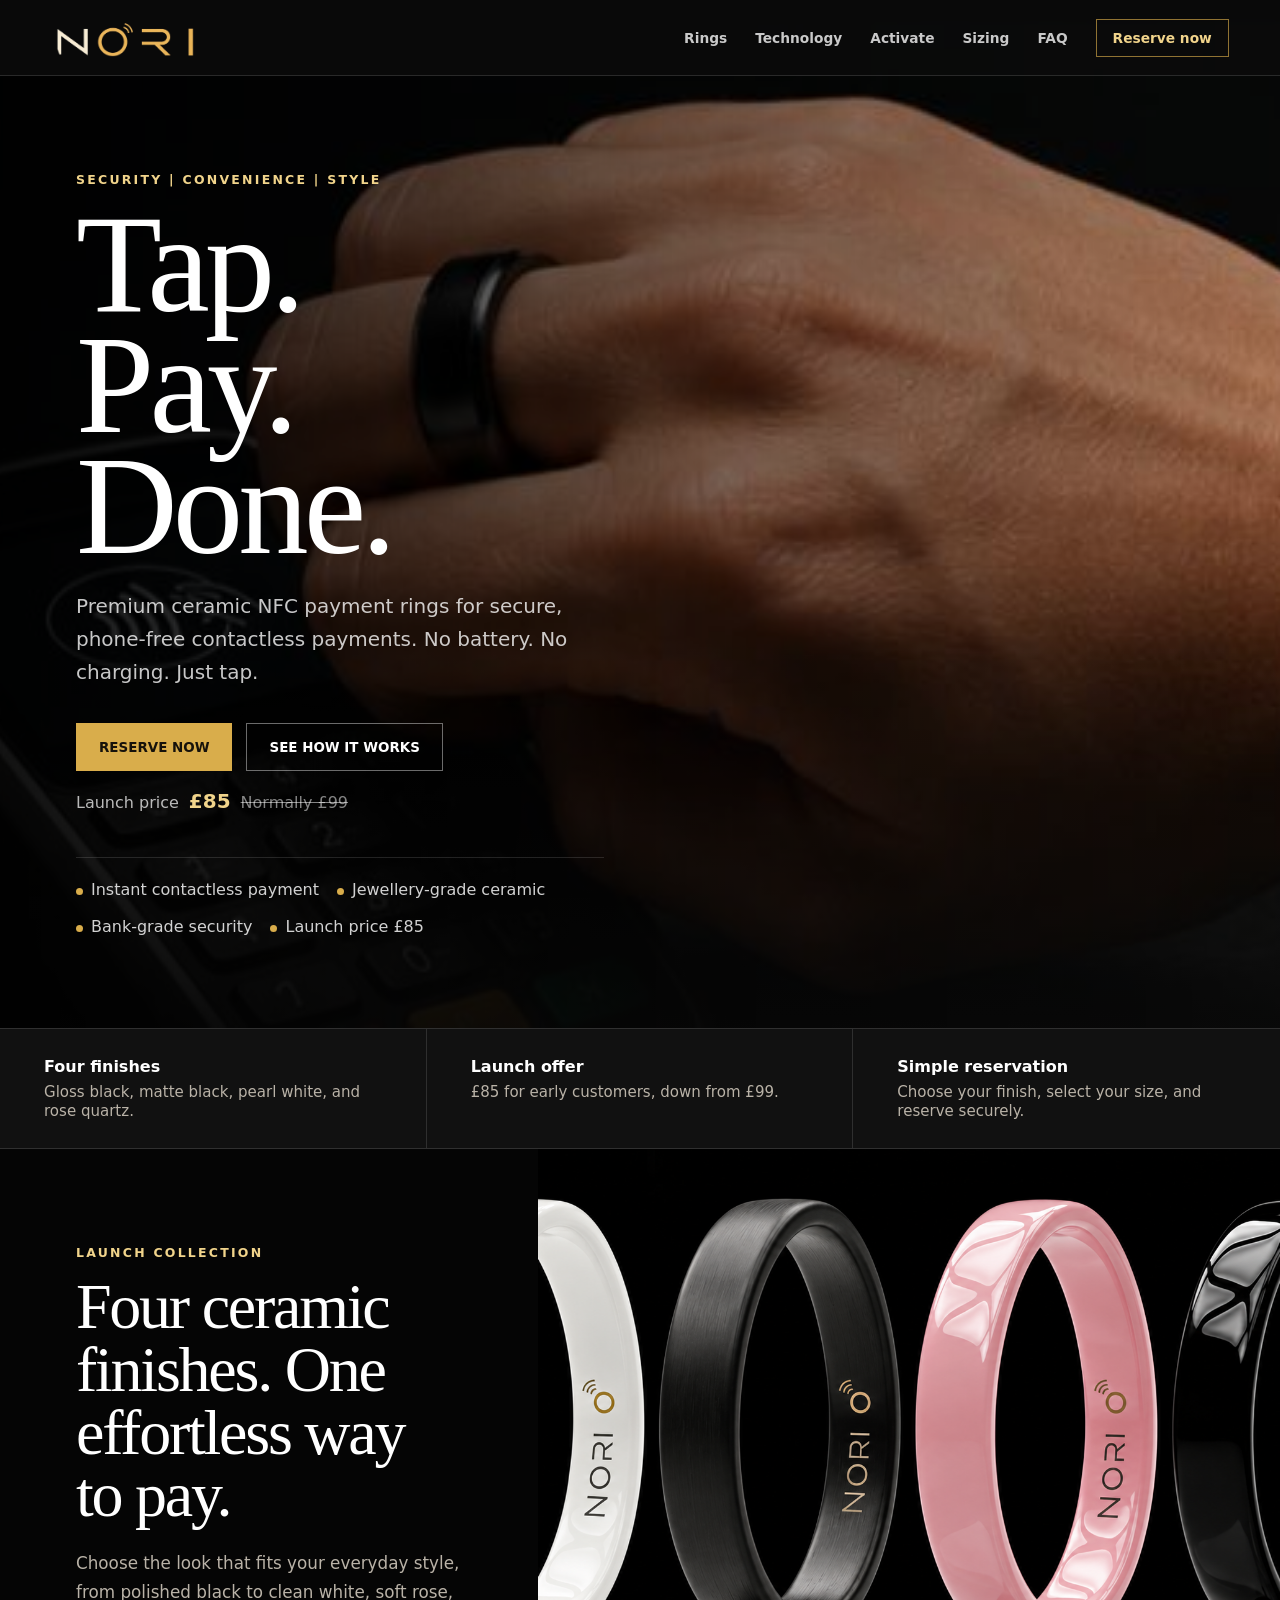
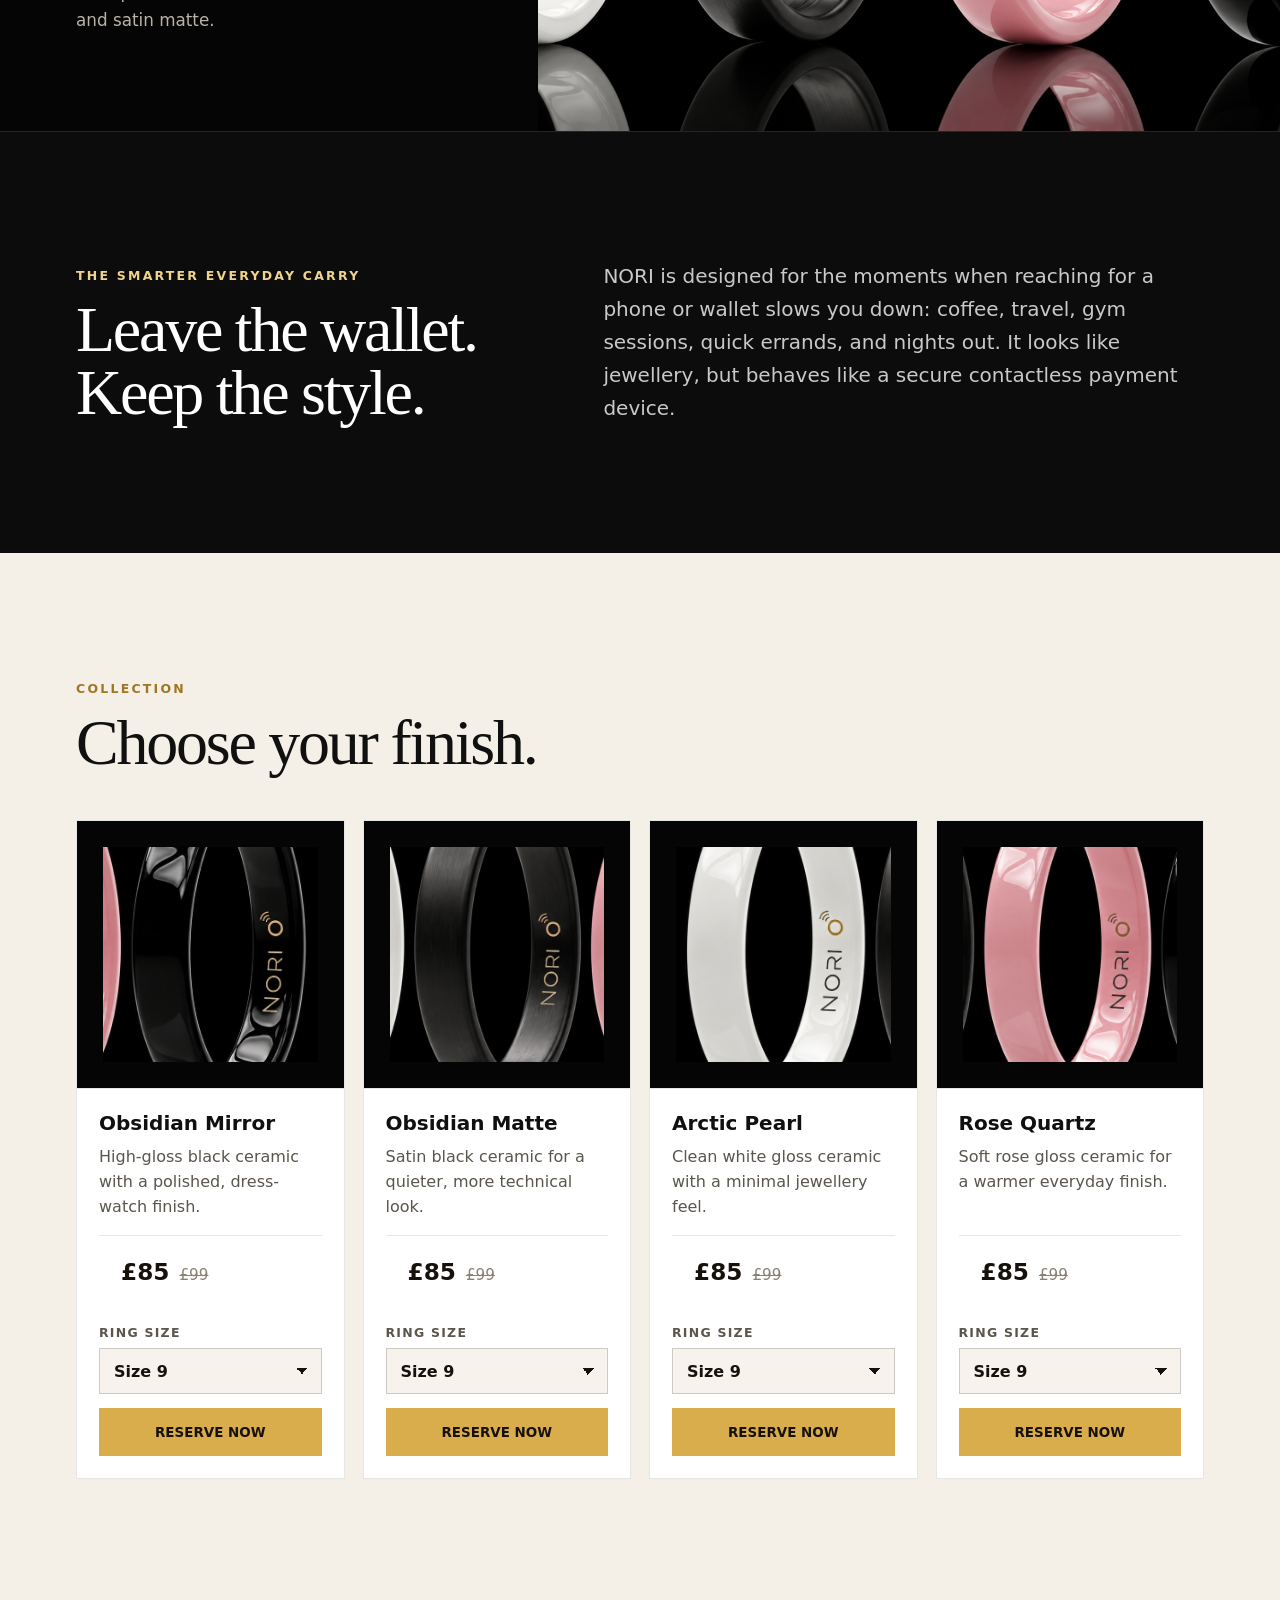
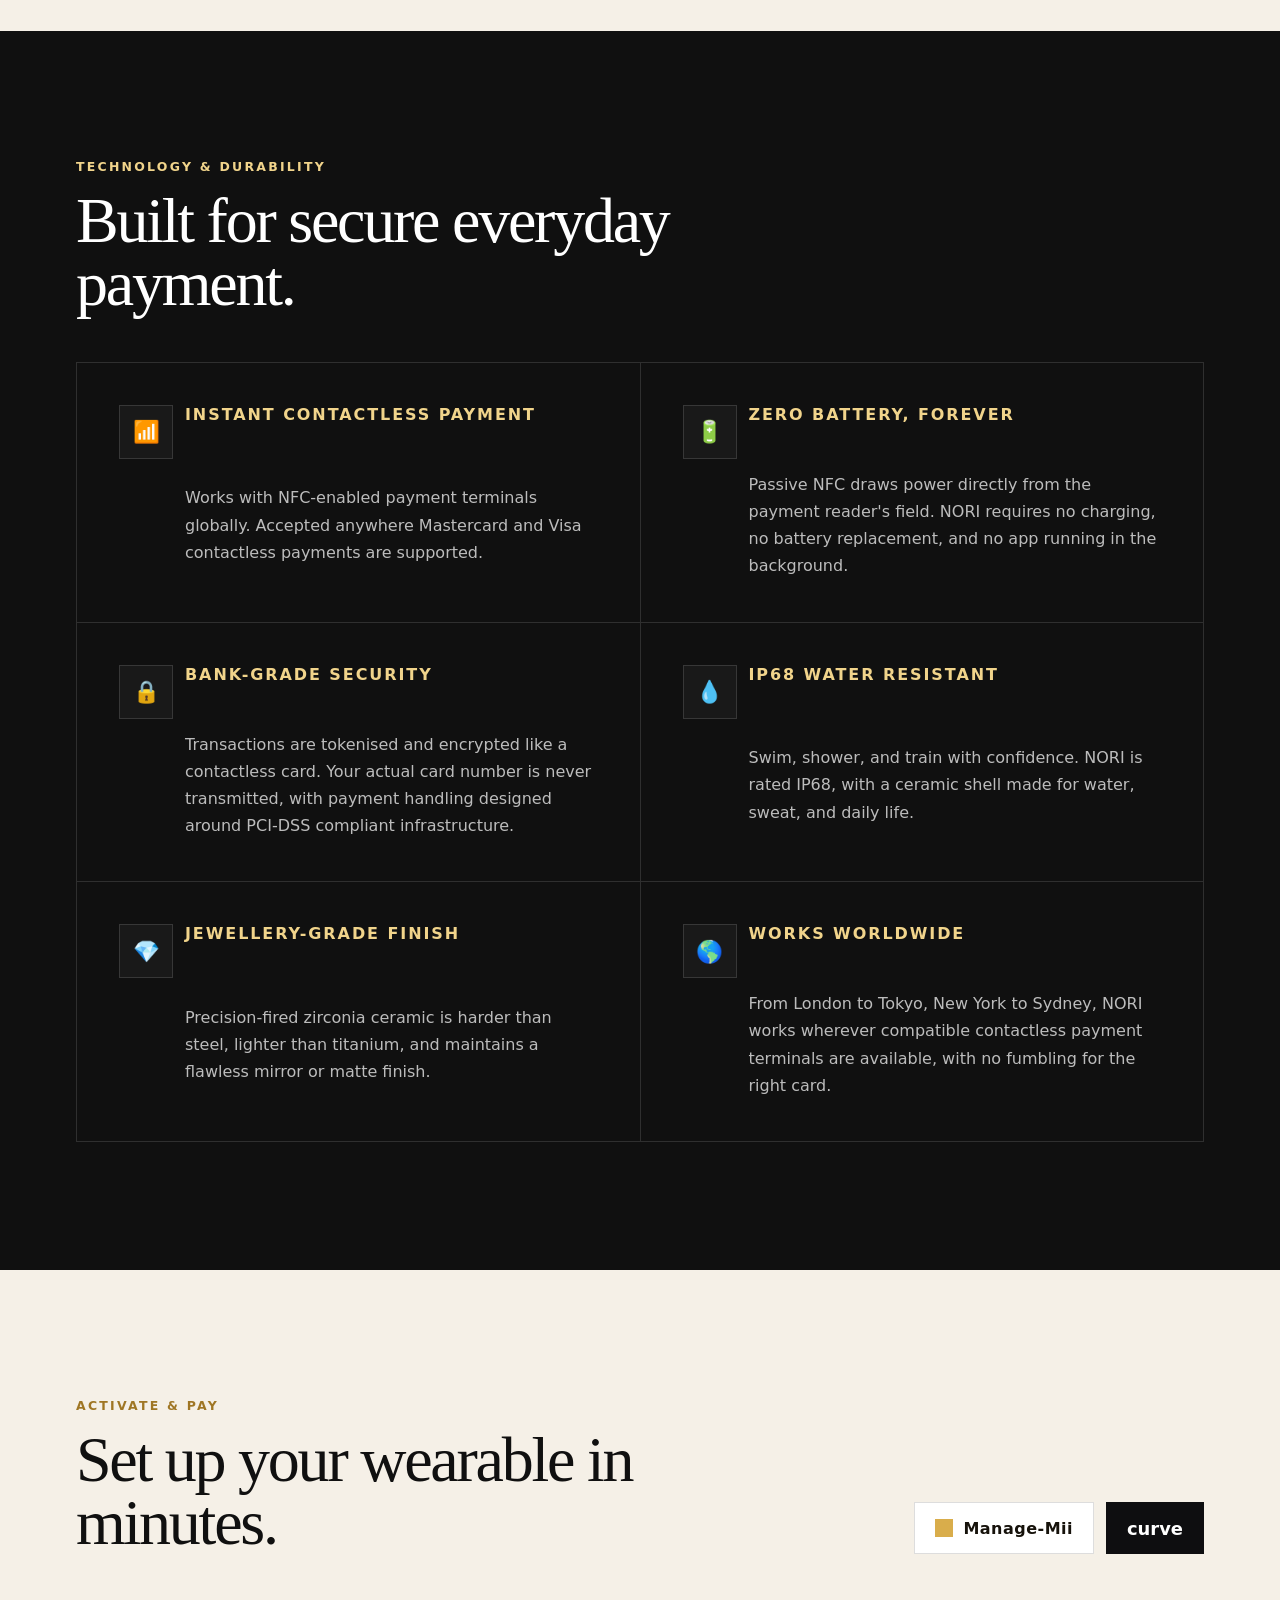
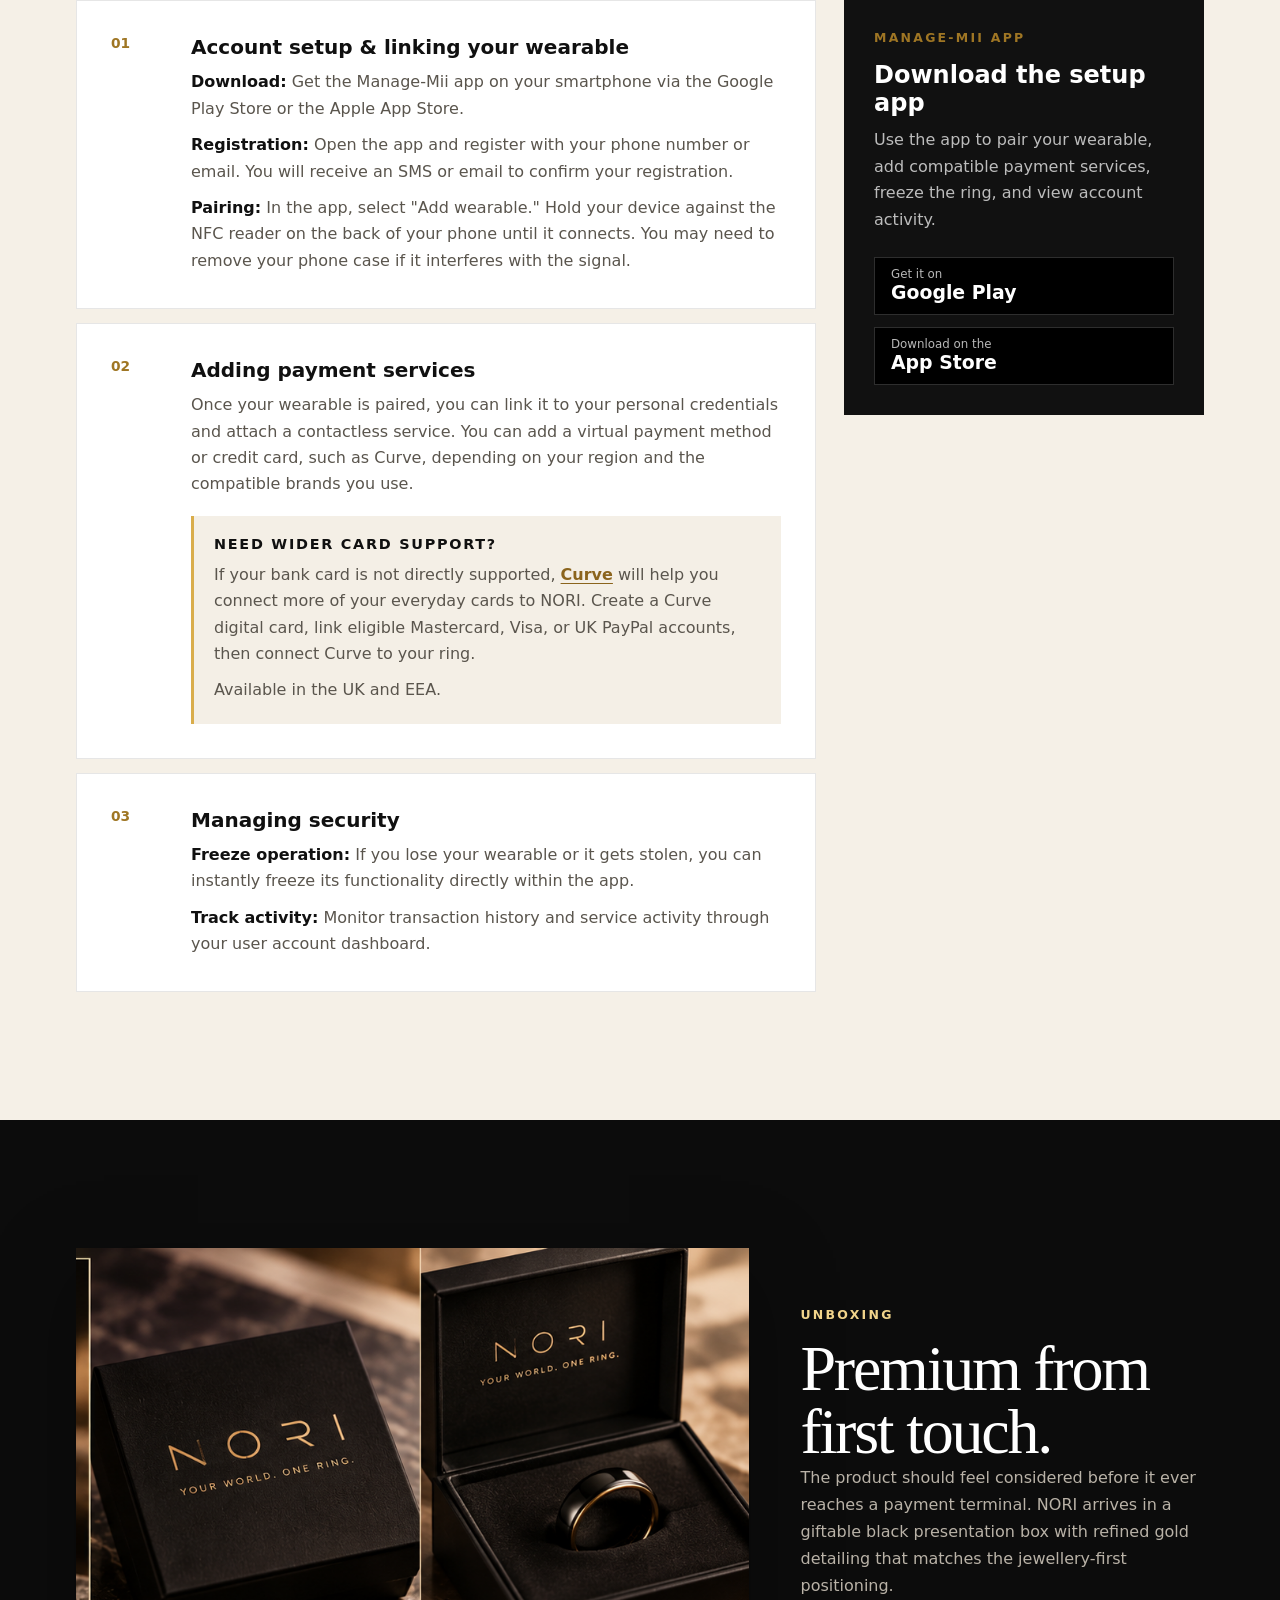
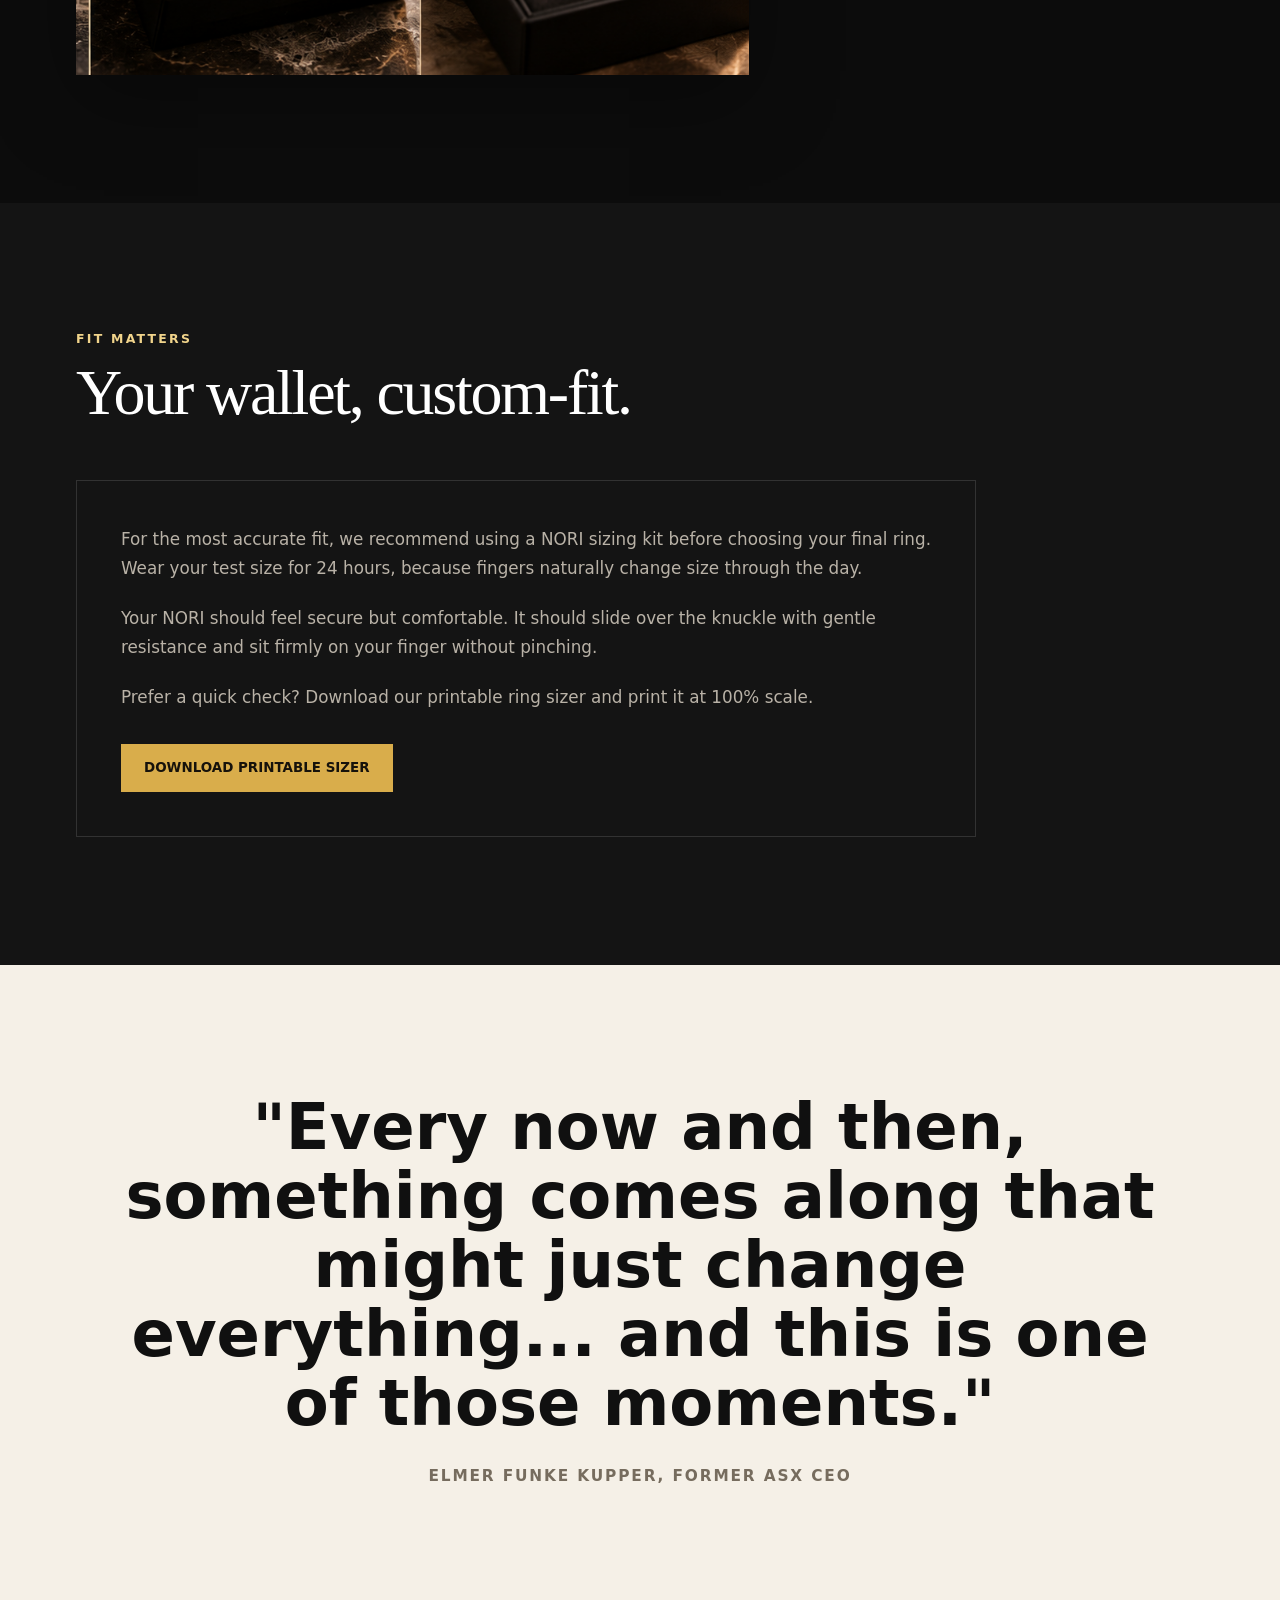
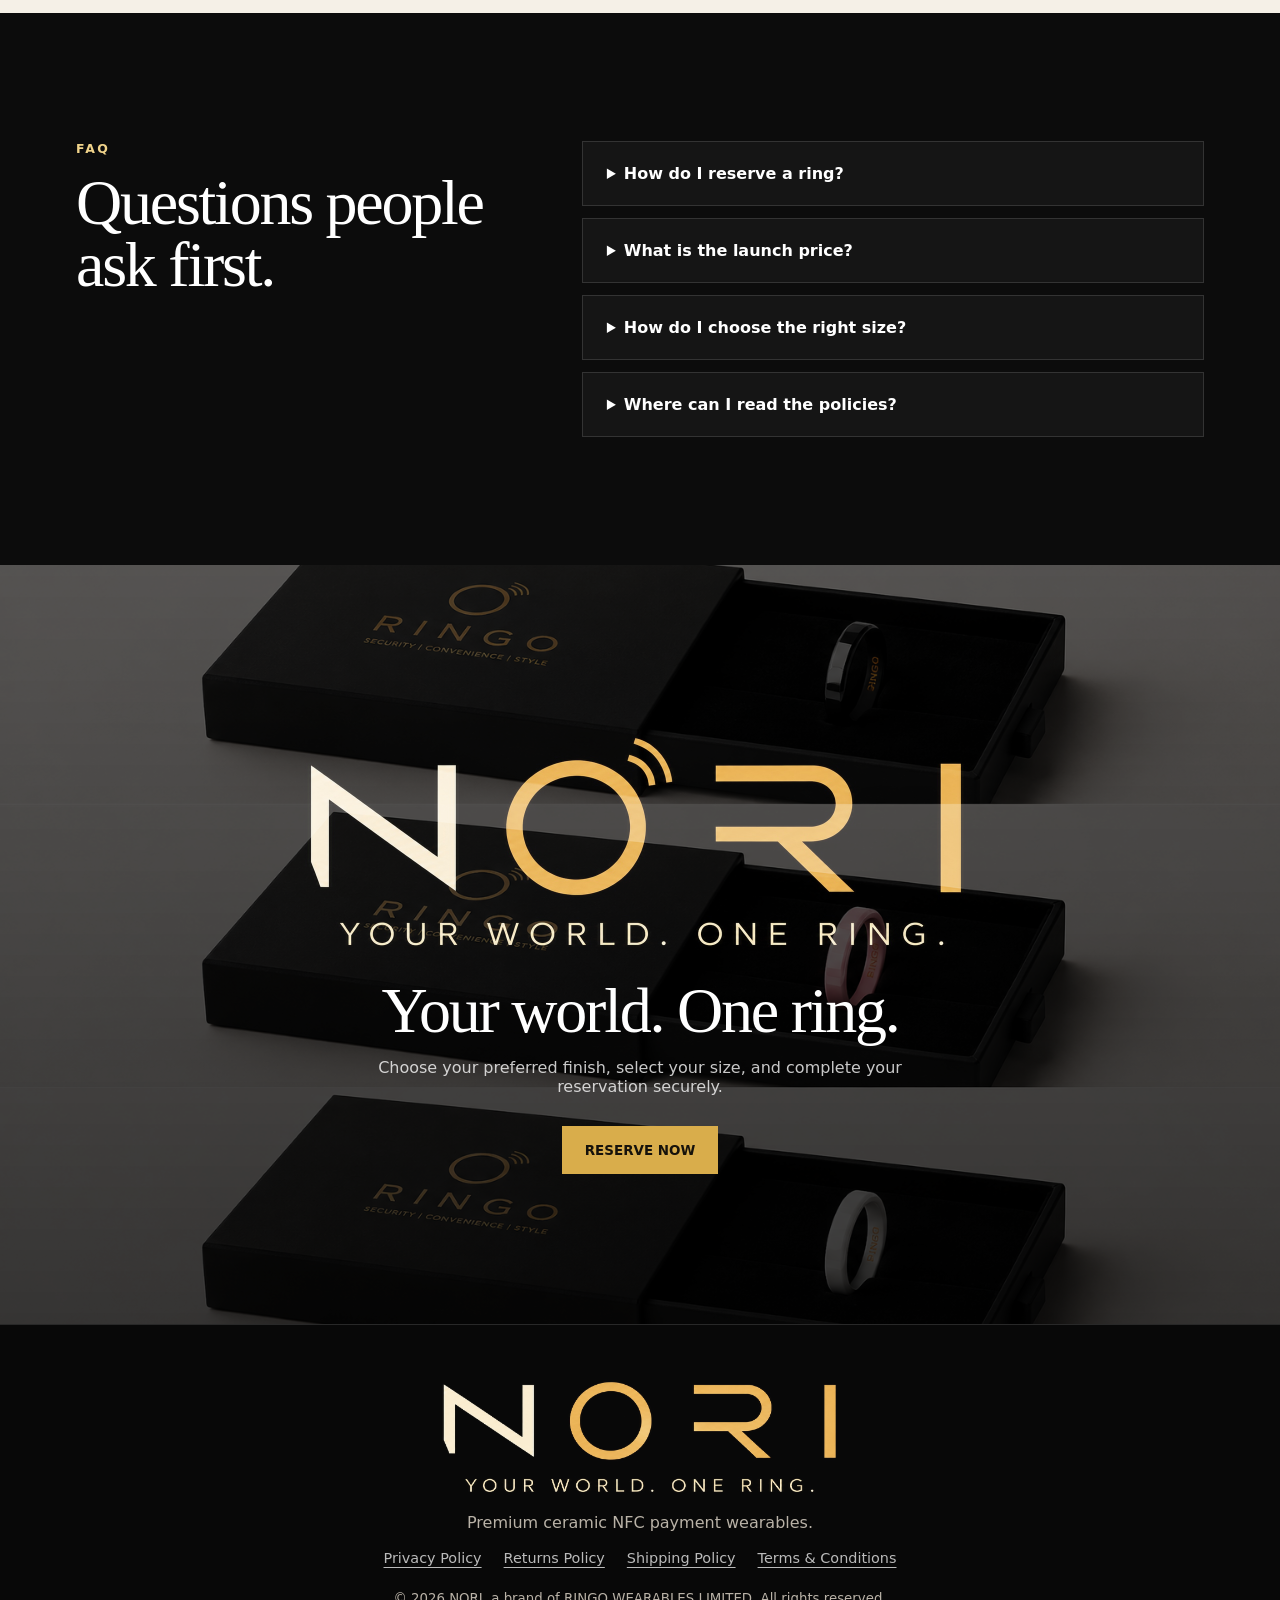
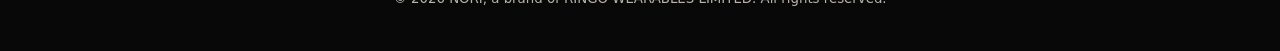
<file: index.html>
<!doctype html>
<html lang="en">
<head>
  <meta charset="utf-8">
  <meta name="viewport" content="width=device-width, initial-scale=1">
  <title>NORI | NFC Payment Rings</title>
  <meta name="description" content="Premium ceramic NFC payment rings for secure, phone-free contactless payments. No battery. No charging. Just tap.">
  <link rel="stylesheet" href="styles.css">
</head>
<body>
  <header class="site-header" data-header>
    <a class="brand" href="#top" aria-label="NORI home">
      <img src="nori-signal-logo.jpg" alt="NORI">
    </a>
    <button class="nav-toggle" type="button" aria-label="Open menu" aria-expanded="false" data-nav-toggle>
      <span></span>
      <span></span>
      <span></span>
    </button>
    <nav class="site-nav" data-nav>
      <a href="#rings">Rings</a>
      <a href="#technology">Technology</a>
      <a href="#activate">Activate</a>
      <a href="#sizing">Sizing</a>
      <a href="#faq">FAQ</a>
      <a class="nav-cta" href="#rings">Reserve now</a>
    </nav>
  </header>

  <main id="top">
    <section class="hero">
      <div class="hero-media" aria-hidden="true">
        <img src="lifestyle-1.png" alt="">
      </div>
      <div class="hero-overlay"></div>
      <div class="hero-content">
        <p class="eyebrow">Security | Convenience | Style</p>
        <h1 class="hero-title">Tap.<br>Pay.<br>Done.</h1>
        <p class="hero-copy">Premium ceramic NFC payment rings for secure, phone-free contactless payments. No battery. No charging. Just tap.</p>
        <div class="hero-actions">
          <a class="btn btn-primary" href="#rings">Reserve now</a>
          <a class="btn btn-secondary" href="#technology">See how it works</a>
        </div>
        <p class="hero-price">Launch price <strong>&pound;85</strong> <span>Normally &pound;99</span></p>
        <div class="hero-proof" aria-label="Key product benefits">
          <span>Instant contactless payment</span>
          <span>Jewellery-grade ceramic</span>
          <span>Bank-grade security</span>
          <span>Launch price &pound;85</span>
        </div>
      </div>
    </section>

    <section class="trust-strip" aria-label="NORI highlights">
      <div>
        <strong>Four finishes</strong>
        <span>Gloss black, matte black, pearl white, and rose quartz.</span>
      </div>
      <div>
        <strong>Launch offer</strong>
        <span>&pound;85 for early customers, down from &pound;99.</span>
      </div>
      <div>
        <strong>Simple reservation</strong>
        <span>Choose your finish, select your size, and reserve securely.</span>
      </div>
    </section>

    <section class="collection-reveal" aria-label="NORI launch collection">
      <div class="collection-reveal-copy">
        <p class="eyebrow">Launch collection</p>
        <h2>Four ceramic finishes. One effortless way to pay.</h2>
        <p>Choose the look that fits your everyday style, from polished black to clean white, soft rose, and satin matte.</p>
      </div>
      <div class="collection-reveal-image">
        <img src="nori-collection.png" alt="Four branded NORI ceramic payment rings in white, matte black, rose, and gloss black">
      </div>
    </section>

    <section class="section intro">
      <div class="section-copy">
        <p class="eyebrow">The smarter everyday carry</p>
        <h2>Leave the wallet. Keep the style.</h2>
      </div>
      <p class="lead">NORI is designed for the moments when reaching for a phone or wallet slows you down: coffee, travel, gym sessions, quick errands, and nights out. It looks like jewellery, but behaves like a secure contactless payment device.</p>
    </section>

    <section class="section collection" id="rings">
      <div class="section-copy">
        <p class="eyebrow">Collection</p>
        <h2>Choose your finish.</h2>
      </div>
      <div class="product-grid">
        <article class="product-card" data-product-card data-product-id="obsidian-mirror" data-product-name="Obsidian Mirror">
          <img src="obsidian-mirror-nori.png" alt="Obsidian Mirror black gloss ceramic NORI payment ring">
          <div>
            <h3>Obsidian Mirror</h3>
            <p>High-gloss black ceramic with a polished, dress-watch finish.</p>
            <div class="price-line" aria-label="Launch price 85 pounds, normally 99 pounds">
              <span>&pound;85</span>
              <del>&pound;99</del>
            </div>
            <label class="product-option">
              <span>Ring size</span>
              <select data-ring-size aria-label="Select Obsidian Mirror ring size">
                <option value="6">Size 6</option>
                <option value="7">Size 7</option>
                <option value="8">Size 8</option>
                <option value="9" selected>Size 9</option>
                <option value="10">Size 10</option>
                <option value="11">Size 11</option>
                <option value="12">Size 12</option>
              </select>
            </label>
            <button type="button" class="product-action" data-checkout>Reserve now</button>
          </div>
        </article>
        <article class="product-card" data-product-card data-product-id="obsidian-matte" data-product-name="Obsidian Matte">
          <img src="obsidian-matte-nori.png" alt="Obsidian Matte black satin ceramic NORI payment ring">
          <div>
            <h3>Obsidian Matte</h3>
            <p>Satin black ceramic for a quieter, more technical look.</p>
            <div class="price-line" aria-label="Launch price 85 pounds, normally 99 pounds">
              <span>&pound;85</span>
              <del>&pound;99</del>
            </div>
            <label class="product-option">
              <span>Ring size</span>
              <select data-ring-size aria-label="Select Obsidian Matte ring size">
                <option value="6">Size 6</option>
                <option value="7">Size 7</option>
                <option value="8">Size 8</option>
                <option value="9" selected>Size 9</option>
                <option value="10">Size 10</option>
                <option value="11">Size 11</option>
                <option value="12">Size 12</option>
              </select>
            </label>
            <button type="button" class="product-action" data-checkout>Reserve now</button>
          </div>
        </article>
        <article class="product-card" data-product-card data-product-id="arctic-pearl" data-product-name="Arctic Pearl">
          <img src="arctic-pearl-nori.png" alt="Arctic Pearl white gloss ceramic NORI payment ring">
          <div>
            <h3>Arctic Pearl</h3>
            <p>Clean white gloss ceramic with a minimal jewellery feel.</p>
            <div class="price-line" aria-label="Launch price 85 pounds, normally 99 pounds">
              <span>&pound;85</span>
              <del>&pound;99</del>
            </div>
            <label class="product-option">
              <span>Ring size</span>
              <select data-ring-size aria-label="Select Arctic Pearl ring size">
                <option value="6">Size 6</option>
                <option value="7">Size 7</option>
                <option value="8">Size 8</option>
                <option value="9" selected>Size 9</option>
                <option value="10">Size 10</option>
                <option value="11">Size 11</option>
                <option value="12">Size 12</option>
              </select>
            </label>
            <button type="button" class="product-action" data-checkout>Reserve now</button>
          </div>
        </article>
        <article class="product-card" data-product-card data-product-id="rose-quartz" data-product-name="Rose Quartz">
          <img src="rose-quartz-nori.png" alt="Rose Quartz pink gloss ceramic NORI payment ring">
          <div>
            <h3>Rose Quartz</h3>
            <p>Soft rose gloss ceramic for a warmer everyday finish.</p>
            <div class="price-line" aria-label="Launch price 85 pounds, normally 99 pounds">
              <span>&pound;85</span>
              <del>&pound;99</del>
            </div>
            <label class="product-option">
              <span>Ring size</span>
              <select data-ring-size aria-label="Select Rose Quartz ring size">
                <option value="6">Size 6</option>
                <option value="7">Size 7</option>
                <option value="8">Size 8</option>
                <option value="9" selected>Size 9</option>
                <option value="10">Size 10</option>
                <option value="11">Size 11</option>
                <option value="12">Size 12</option>
              </select>
            </label>
            <button type="button" class="product-action" data-checkout>Reserve now</button>
          </div>
        </article>
      </div>
      <p class="checkout-message" data-checkout-message role="status" aria-live="polite"></p>
    </section>

    <section class="section feature-grid-section" id="technology">
      <div class="section-copy">
        <p class="eyebrow">Technology &amp; durability</p>
        <h2>Built for secure everyday payment.</h2>
      </div>
      <div class="feature-grid">
        <article>
          <span aria-hidden="true">&#128246;</span>
          <h3>Instant contactless payment</h3>
          <p>Works with NFC-enabled payment terminals globally. Accepted anywhere Mastercard and Visa contactless payments are supported.</p>
        </article>
        <article>
          <span aria-hidden="true">&#128267;</span>
          <h3>Zero battery, forever</h3>
          <p>Passive NFC draws power directly from the payment reader's field. NORI requires no charging, no battery replacement, and no app running in the background.</p>
        </article>
        <article>
          <span aria-hidden="true">&#128274;</span>
          <h3>Bank-grade security</h3>
          <p>Transactions are tokenised and encrypted like a contactless card. Your actual card number is never transmitted, with payment handling designed around PCI-DSS compliant infrastructure.</p>
        </article>
        <article>
          <span aria-hidden="true">&#128167;</span>
          <h3>IP68 water resistant</h3>
          <p>Swim, shower, and train with confidence. NORI is rated IP68, with a ceramic shell made for water, sweat, and daily life.</p>
        </article>
        <article>
          <span aria-hidden="true">&#128142;</span>
          <h3>Jewellery-grade finish</h3>
          <p>Precision-fired zirconia ceramic is harder than steel, lighter than titanium, and maintains a flawless mirror or matte finish.</p>
        </article>
        <article>
          <span aria-hidden="true">&#127758;</span>
          <h3>Works worldwide</h3>
          <p>From London to Tokyo, New York to Sydney, NORI works wherever compatible contactless payment terminals are available, with no fumbling for the right card.</p>
        </article>
      </div>
    </section>

    <section class="section activation" id="activate">
      <div class="activation-header">
        <div class="section-copy">
          <p class="eyebrow">Activate &amp; pay</p>
          <h2>Set up your wearable in minutes.</h2>
        </div>
        <div class="partner-lockup" aria-label="Supported setup and payment partners">
          <a class="partner-logo manage-logo" href="https://play.google.com/store/search?q=Manage-Mii&c=apps" target="_blank" rel="noopener">Manage-Mii</a>
          <a class="partner-logo curve-logo" href="https://onelink.curve.com/1WAh?pid=business_development&amp;c=bd_website_signup_cnick_mainlink_26022025&amp;reward_amount=0&amp;promo_code=0&amp;display_name=CNICK&amp;af_channel=Wearables&amp;af_partner_name=CNICK&amp;af_placement=Website&amp;ref=CURVE" target="_blank" rel="noopener">curve</a>
        </div>
      </div>

      <div class="activation-layout">
        <div class="activation-steps">
          <article>
            <span>01</span>
            <div>
              <h3>Account setup &amp; linking your wearable</h3>
              <p><strong>Download:</strong> Get the Manage-Mii app on your smartphone via the Google Play Store or the Apple App Store.</p>
              <p><strong>Registration:</strong> Open the app and register with your phone number or email. You will receive an SMS or email to confirm your registration.</p>
              <p><strong>Pairing:</strong> In the app, select "Add wearable." Hold your device against the NFC reader on the back of your phone until it connects. You may need to remove your phone case if it interferes with the signal.</p>
            </div>
          </article>
          <article>
            <span>02</span>
            <div>
              <h3>Adding payment services</h3>
              <p>Once your wearable is paired, you can link it to your personal credentials and attach a contactless service. You can add a virtual payment method or credit card, such as Curve, depending on your region and the compatible brands you use.</p>
              <div class="curve-note">
                <h4>Need wider card support?</h4>
                <p>If your bank card is not directly supported, <a href="https://onelink.curve.com/1WAh?pid=business_development&amp;c=bd_website_signup_cnick_mainlink_26022025&amp;reward_amount=0&amp;promo_code=0&amp;display_name=CNICK&amp;af_channel=Wearables&amp;af_partner_name=CNICK&amp;af_placement=Website&amp;ref=CURVE" target="_blank" rel="noopener">Curve</a> will help you connect more of your everyday cards to NORI. Create a Curve digital card, link eligible Mastercard, Visa, or UK PayPal accounts, then connect Curve to your ring.</p>
                <p>Available in the UK and EEA.</p>
              </div>
            </div>
          </article>
          <article>
            <span>03</span>
            <div>
              <h3>Managing security</h3>
              <p><strong>Freeze operation:</strong> If you lose your wearable or it gets stolen, you can instantly freeze its functionality directly within the app.</p>
              <p><strong>Track activity:</strong> Monitor transaction history and service activity through your user account dashboard.</p>
            </div>
          </article>
        </div>

        <aside class="app-panel" aria-label="Download Manage-Mii app">
          <p class="eyebrow">Manage-Mii app</p>
          <h3>Download the setup app</h3>
          <p>Use the app to pair your wearable, add compatible payment services, freeze the ring, and view account activity.</p>
          <div class="store-buttons">
            <a class="store-button play-store" href="https://play.google.com/store/search?q=Manage-Mii&c=apps" target="_blank" rel="noopener" aria-label="Find Manage-Mii on Google Play">
              <span>Get it on</span>
              <strong>Google Play</strong>
            </a>
            <a class="store-button app-store" href="https://apps.apple.com/search?term=Manage-Mii" target="_blank" rel="noopener" aria-label="Find Manage-Mii on the Apple App Store">
              <span>Download on the</span>
              <strong>App Store</strong>
            </a>
          </div>
        </aside>
      </div>
    </section>

    <section class="section packaging">
      <div class="packaging-image">
        <img src="nori-packaging.png" alt="NORI premium black presentation box with NFC payment ring">
      </div>
      <div class="packaging-copy">
        <p class="eyebrow">Unboxing</p>
        <h2>Premium from first touch.</h2>
        <p>The product should feel considered before it ever reaches a payment terminal. NORI arrives in a giftable black presentation box with refined gold detailing that matches the jewellery-first positioning.</p>
      </div>
    </section>

    <section class="section sizing" id="sizing">
      <div class="section-copy">
        <p class="eyebrow">Fit matters</p>
        <h2>Your wallet, custom-fit.</h2>
      </div>
      <div class="sizing-card">
        <p>For the most accurate fit, we recommend using a NORI sizing kit before choosing your final ring. Wear your test size for 24 hours, because fingers naturally change size through the day.</p>
        <p>Your NORI should feel secure but comfortable. It should slide over the knuckle with gentle resistance and sit firmly on your finger without pinching.</p>
        <p>Prefer a quick check? Download our printable ring sizer and print it at 100% scale.</p>
        <a class="btn btn-primary" href="ringsizer.png" download="ringsizer.png">Download Printable Sizer</a>
      </div>
    </section>

    <section class="section quote-section">
      <figure class="quote-block">
        <blockquote>
          "Every now and then, something comes along that might just change everything... and this is one of those moments."
        </blockquote>
        <figcaption>Elmer Funke Kupper, Former ASX CEO</figcaption>
      </figure>
    </section>

    <section class="section faq" id="faq">
      <div class="section-copy">
        <p class="eyebrow">FAQ</p>
        <h2>Questions people ask first.</h2>
      </div>
      <div class="faq-list">
        <details>
          <summary>How do I reserve a ring?</summary>
          <p>Choose your preferred finish, select your size, and continue to secure Stripe checkout to complete your reservation.</p>
        </details>
        <details>
          <summary>What is the launch price?</summary>
          <p>The launch price is &pound;85, reduced from the usual &pound;99 price.</p>
        </details>
        <details>
          <summary>How do I choose the right size?</summary>
          <p>Measure the finger you naturally use at checkout and choose a fit that slides over the knuckle with gentle resistance.</p>
        </details>
        <details>
          <summary>Where can I read the policies?</summary>
          <p>You can read the <a href="policies.html#privacy">Privacy Policy</a>, <a href="policies.html#returns">Returns Policy</a>, <a href="policies.html#shipping">Shipping Policy</a>, and <a href="policies.html#terms">Terms &amp; Conditions</a> on our branded policies page.</p>
        </details>
      </div>
    </section>

    <section class="final-cta">
      <img src="nori-signal-lockup.jpg" alt="NORI — Your World. One Ring.">
      <h2>Your world. One ring.</h2>
      <p>Choose your preferred finish, select your size, and complete your reservation securely.</p>
      <a class="btn btn-primary" href="#rings">Reserve now</a>
    </section>
  </main>

  <footer class="site-footer">
    <img src="nori-pure-lockup.jpg" alt="NORI — Your World. One Ring.">
    <p>Premium ceramic NFC payment wearables.</p>
    <nav class="footer-policies" aria-label="Policy documents">
      <a href="policies.html#privacy">Privacy Policy</a>
      <a href="policies.html#returns">Returns Policy</a>
      <a href="policies.html#shipping">Shipping Policy</a>
      <a href="policies.html#terms">Terms &amp; Conditions</a>
    </nav>
    <small>&copy; 2026 NORI, a brand of RINGO WEARABLES LIMITED. All rights reserved.</small>
  </footer>

  <script src="script.js"></script>
</body>
</html>
</file>
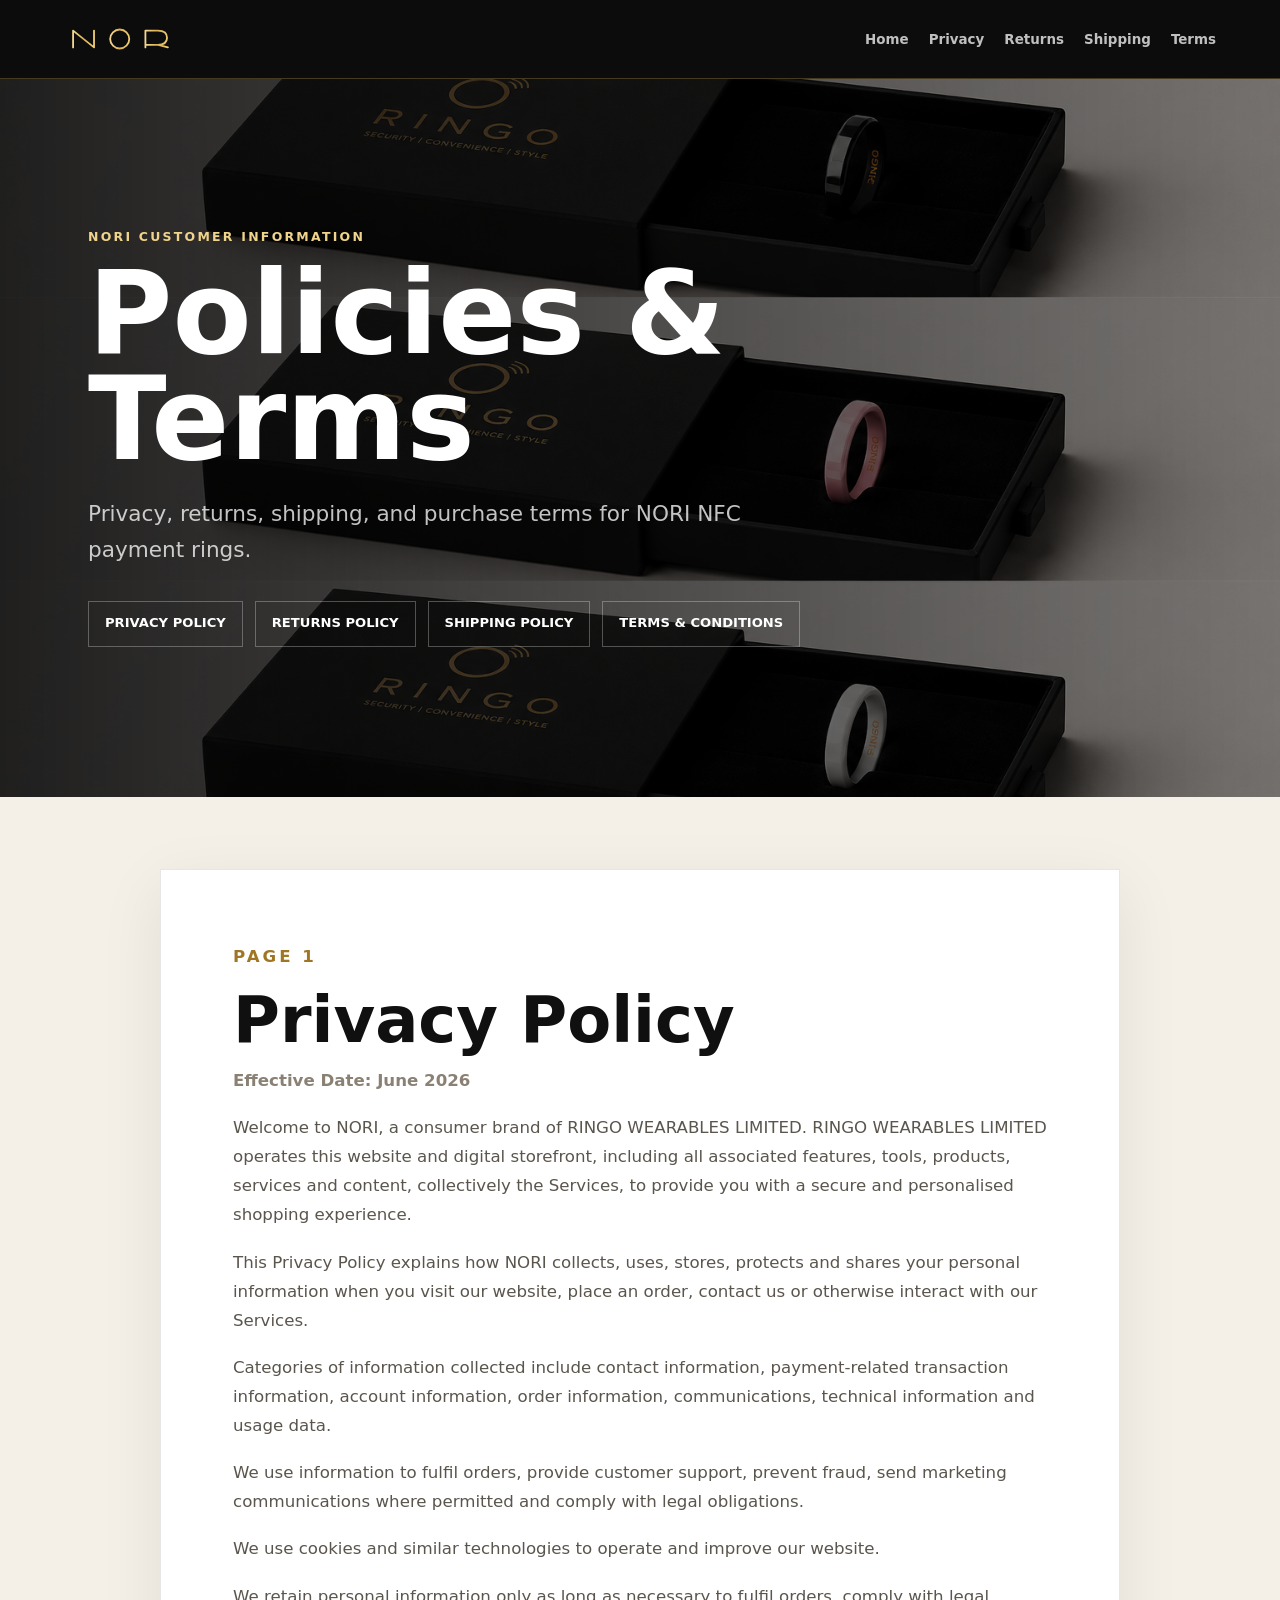
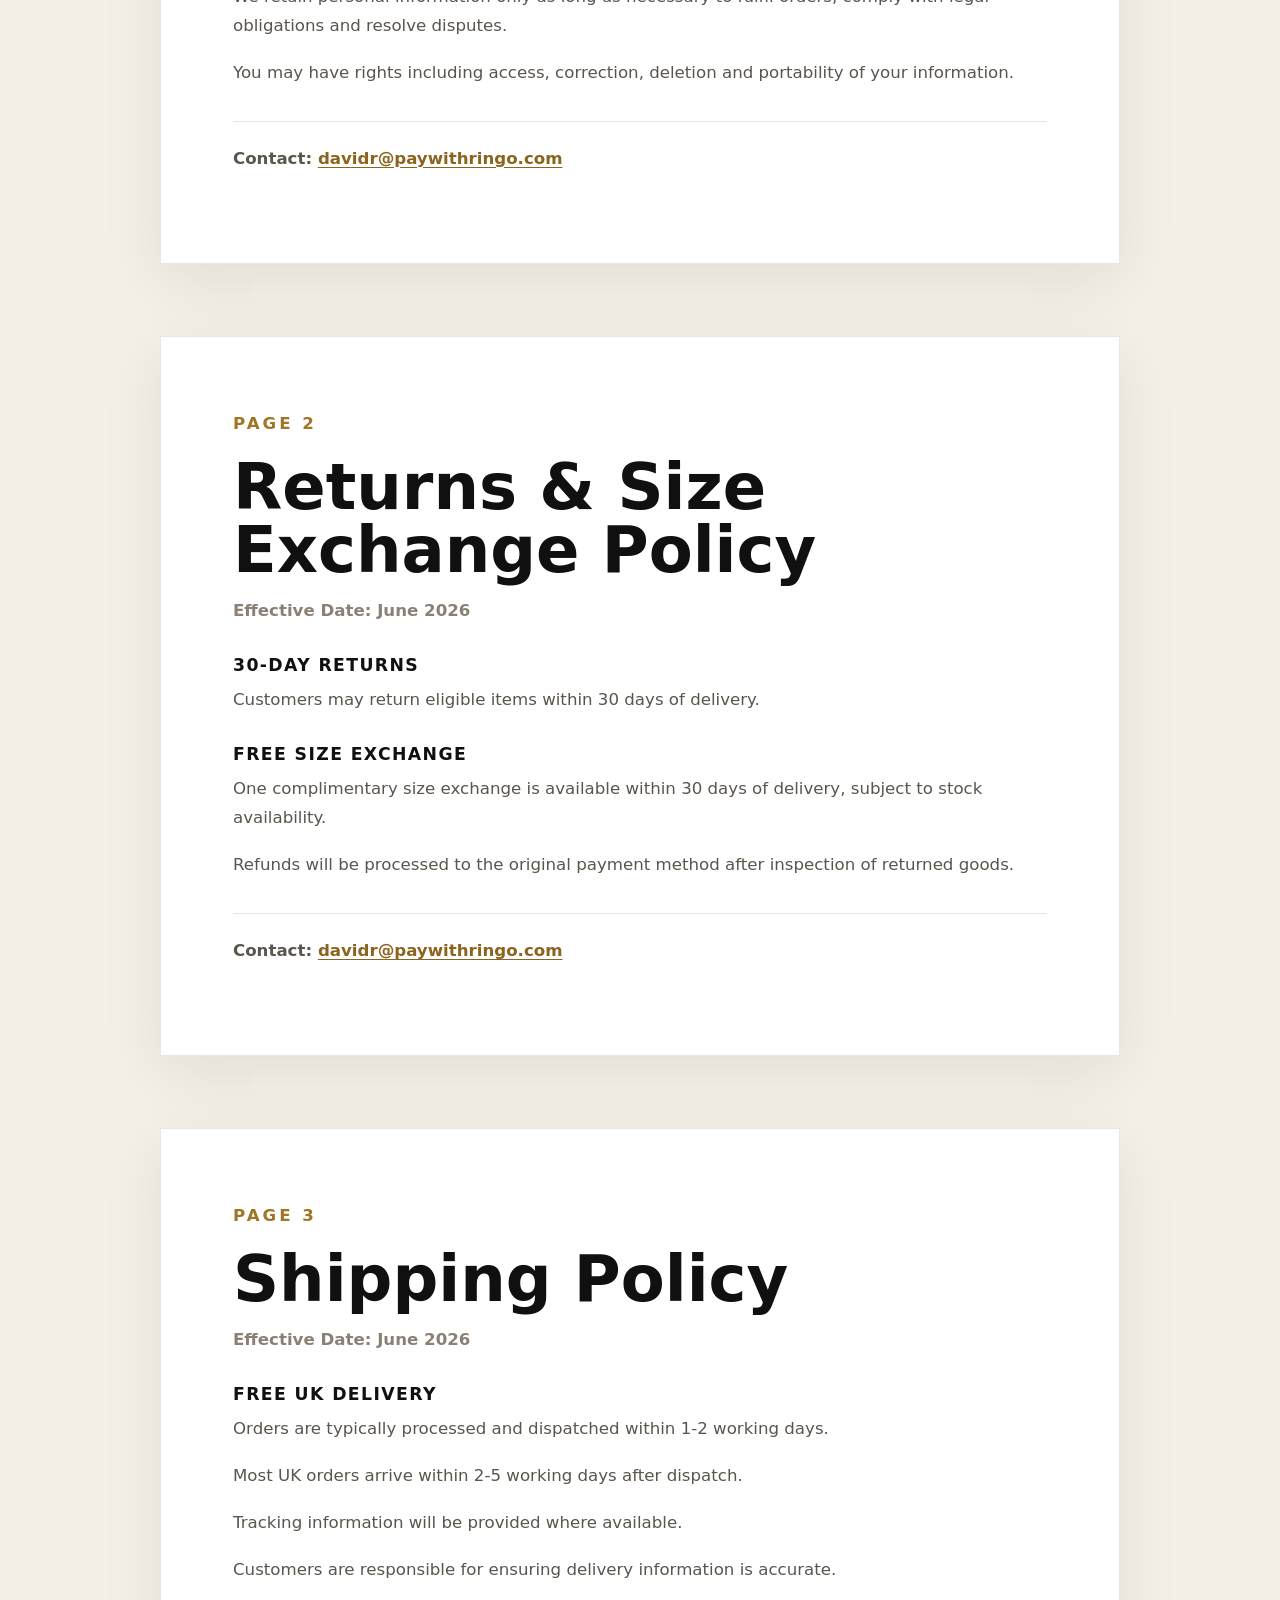
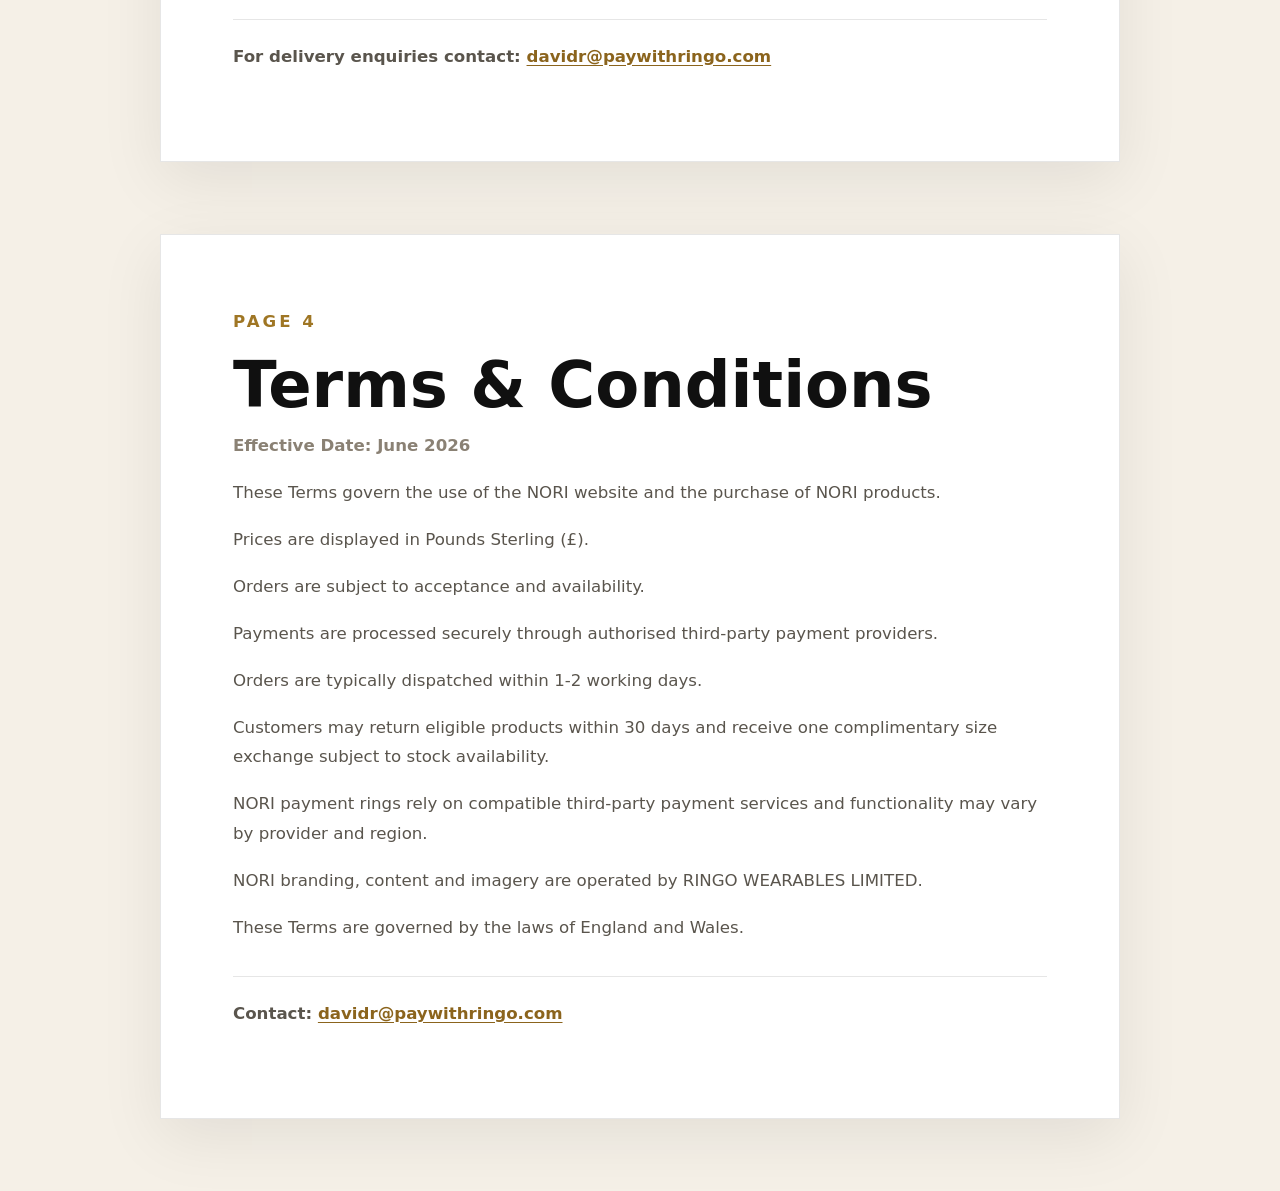
<file: policies.html>
<!doctype html>
<html lang="en">
<head>
  <meta charset="utf-8">
  <meta name="viewport" content="width=device-width, initial-scale=1">
  <title>NORI Policies | Pay With Nori</title>
  <meta name="description" content="Privacy, returns, shipping, and terms for NORI NFC payment rings.">
  <link rel="stylesheet" href="styles.css">
</head>
<body class="policy-page">
  <header class="policy-header">
    <a class="brand" href="index.html" aria-label="NORI home">
      <img src="nori-logo.svg" alt="NORI">
    </a>
    <nav class="policy-nav" aria-label="Policy sections">
      <a href="index.html">Home</a>
      <a href="#privacy">Privacy</a>
      <a href="#returns">Returns</a>
      <a href="#shipping">Shipping</a>
      <a href="#terms">Terms</a>
    </nav>
  </header>

  <main>
    <section class="policy-cover">
      <p class="eyebrow">NORI customer information</p>
      <h1>Policies &amp; Terms</h1>
      <p>Privacy, returns, shipping, and purchase terms for NORI NFC payment rings.</p>
      <div class="policy-cover-links" aria-label="Policy quick links">
        <a href="#privacy">Privacy Policy</a>
        <a href="#returns">Returns Policy</a>
        <a href="#shipping">Shipping Policy</a>
        <a href="#terms">Terms &amp; Conditions</a>
      </div>
    </section>

    <section class="policy-document" id="privacy">
      <p class="eyebrow">Page 1</p>
      <h2>Privacy Policy</h2>
      <p class="policy-date">Effective Date: June 2026</p>
      <p>Welcome to NORI, a consumer brand of RINGO WEARABLES LIMITED. RINGO WEARABLES LIMITED operates this website and digital storefront, including all associated features, tools, products, services and content, collectively the Services, to provide you with a secure and personalised shopping experience.</p>
      <p>This Privacy Policy explains how NORI collects, uses, stores, protects and shares your personal information when you visit our website, place an order, contact us or otherwise interact with our Services.</p>
      <p>Categories of information collected include contact information, payment-related transaction information, account information, order information, communications, technical information and usage data.</p>
      <p>We use information to fulfil orders, provide customer support, prevent fraud, send marketing communications where permitted and comply with legal obligations.</p>
      <p>We use cookies and similar technologies to operate and improve our website.</p>
      <p>We retain personal information only as long as necessary to fulfil orders, comply with legal obligations and resolve disputes.</p>
      <p>You may have rights including access, correction, deletion and portability of your information.</p>
      <p class="policy-contact">Contact: <a href="mailto:davidr@paywithringo.com">davidr@paywithringo.com</a></p>
    </section>

    <section class="policy-document" id="returns">
      <p class="eyebrow">Page 2</p>
      <h2>Returns &amp; Size Exchange Policy</h2>
      <p class="policy-date">Effective Date: June 2026</p>
      <h3>30-Day Returns</h3>
      <p>Customers may return eligible items within 30 days of delivery.</p>
      <h3>Free Size Exchange</h3>
      <p>One complimentary size exchange is available within 30 days of delivery, subject to stock availability.</p>
      <p>Refunds will be processed to the original payment method after inspection of returned goods.</p>
      <p class="policy-contact">Contact: <a href="mailto:davidr@paywithringo.com">davidr@paywithringo.com</a></p>
    </section>

    <section class="policy-document" id="shipping">
      <p class="eyebrow">Page 3</p>
      <h2>Shipping Policy</h2>
      <p class="policy-date">Effective Date: June 2026</p>
      <h3>Free UK Delivery</h3>
      <p>Orders are typically processed and dispatched within 1-2 working days.</p>
      <p>Most UK orders arrive within 2-5 working days after dispatch.</p>
      <p>Tracking information will be provided where available.</p>
      <p>Customers are responsible for ensuring delivery information is accurate.</p>
      <p class="policy-contact">For delivery enquiries contact: <a href="mailto:davidr@paywithringo.com">davidr@paywithringo.com</a></p>
    </section>

    <section class="policy-document" id="terms">
      <p class="eyebrow">Page 4</p>
      <h2>Terms &amp; Conditions</h2>
      <p class="policy-date">Effective Date: June 2026</p>
      <p>These Terms govern the use of the NORI website and the purchase of NORI products.</p>
      <p>Prices are displayed in Pounds Sterling (&pound;).</p>
      <p>Orders are subject to acceptance and availability.</p>
      <p>Payments are processed securely through authorised third-party payment providers.</p>
      <p>Orders are typically dispatched within 1-2 working days.</p>
      <p>Customers may return eligible products within 30 days and receive one complimentary size exchange subject to stock availability.</p>
      <p>NORI payment rings rely on compatible third-party payment services and functionality may vary by provider and region.</p>
      <p>NORI branding, content and imagery are operated by RINGO WEARABLES LIMITED.</p>
      <p>These Terms are governed by the laws of England and Wales.</p>
      <p class="policy-contact">Contact: <a href="mailto:davidr@paywithringo.com">davidr@paywithringo.com</a></p>
    </section>
  </main>
</body>
</html>
</file>
<file: styles.css>
:root {
  --bg: #0c0c0c;
  --panel: #151515;
  --panel-soft: #1c1b19;
  --ink: #ffffff;
  --muted: #b9b2a7;
  --line: rgba(255, 255, 255, 0.13);
  --gold: #d9ad4b;
  --gold-soft: #f1d48b;
  --charcoal: #101010;
  --cream: #f5f0e7;
  --shadow: 0 24px 80px rgba(0, 0, 0, 0.35);
}

* {
  box-sizing: border-box;
}

html {
  scroll-behavior: smooth;
}

body {
  margin: 0;
  background: var(--bg);
  color: var(--ink);
  font-family: Inter, ui-sans-serif, system-ui, -apple-system, BlinkMacSystemFont, "Segoe UI", sans-serif;
  letter-spacing: 0;
}

img {
  display: block;
  max-width: 100%;
}

a {
  color: inherit;
  text-decoration: none;
}

button {
  font: inherit;
}

.site-header {
  align-items: center;
  background: rgba(12, 12, 12, 0.82);
  border-bottom: 1px solid var(--line);
  display: flex;
  height: 76px;
  justify-content: space-between;
  left: 0;
  padding: 0 clamp(18px, 4vw, 56px);
  position: fixed;
  right: 0;
  top: 0;
  transition: background 180ms ease, height 180ms ease;
  z-index: 20;
}

.site-header.is-scrolled {
  background: rgba(12, 12, 12, 0.95);
  height: 66px;
}

.brand img {
  height: 34px;
  width: auto;
}

.site-nav {
  align-items: center;
  display: flex;
  gap: 28px;
}

.site-nav a {
  color: rgba(255, 255, 255, 0.78);
  font-size: 0.86rem;
  font-weight: 650;
}

.site-nav a:hover {
  color: var(--gold-soft);
}

.nav-cta {
  border: 1px solid rgba(217, 173, 75, 0.65);
  color: var(--gold-soft) !important;
  padding: 10px 16px;
}

.nav-toggle {
  background: transparent;
  border: 0;
  display: none;
  height: 44px;
  padding: 0;
  width: 44px;
}

.nav-toggle span {
  background: var(--ink);
  display: block;
  height: 2px;
  margin: 6px auto;
  width: 24px;
}

.hero {
  min-height: 94vh;
  overflow: hidden;
  position: relative;
}

.hero-media,
.hero-overlay {
  inset: 0;
  position: absolute;
}

.hero-media img {
  height: 100%;
  object-fit: cover;
  object-position: center;
  width: 100%;
}

.hero-overlay {
  background:
    linear-gradient(90deg, rgba(0, 0, 0, 0.9), rgba(0, 0, 0, 0.52) 48%, rgba(0, 0, 0, 0.18)),
    linear-gradient(0deg, rgba(12, 12, 12, 0.86), rgba(12, 12, 12, 0) 38%);
}

.hero-content {
  max-width: 680px;
  padding: 172px clamp(22px, 6vw, 76px) 92px;
  position: relative;
  z-index: 1;
}

.eyebrow {
  color: var(--gold-soft);
  font-size: 0.78rem;
  font-weight: 800;
  letter-spacing: 0.18em;
  margin: 0 0 16px;
  text-transform: uppercase;
}

h1,
h2,
h3,
p {
  margin-top: 0;
}

h1 {
  font-size: clamp(3rem, 8vw, 6.9rem);
  line-height: 0.92;
  margin-bottom: 24px;
  max-width: 760px;
}

.hero-title {
  font-size: clamp(4.2rem, 11vw, 8.8rem);
  line-height: 0.86;
}

h2 {
  font-size: clamp(2rem, 5vw, 4.4rem);
  line-height: 0.98;
  margin-bottom: 0;
}

h3 {
  font-size: 1.25rem;
  margin-bottom: 10px;
}

.hero-copy,
.lead {
  color: rgba(255, 255, 255, 0.78);
  font-size: clamp(1.05rem, 2vw, 1.25rem);
  line-height: 1.65;
}

.hero-copy {
  max-width: 580px;
}

.hero-actions {
  display: flex;
  flex-wrap: wrap;
  gap: 14px;
  margin-top: 34px;
}

.hero-price {
  align-items: baseline;
  color: rgba(255, 255, 255, 0.72);
  display: flex;
  flex-wrap: wrap;
  gap: 10px;
  margin: 18px 0 0;
}

.hero-price strong {
  color: var(--gold-soft);
  font-size: 1.25rem;
}

.hero-price span {
  color: rgba(255, 255, 255, 0.52);
  text-decoration: line-through;
}

.btn,
.product-action,
.bag a {
  align-items: center;
  border: 1px solid transparent;
  cursor: pointer;
  display: inline-flex;
  font-size: 0.84rem;
  font-weight: 850;
  justify-content: center;
  min-height: 48px;
  padding: 0 22px;
  text-transform: uppercase;
}

.btn-primary,
.product-action,
.bag a {
  background: var(--gold);
  color: #16120b;
}

.btn-secondary {
  border-color: rgba(255, 255, 255, 0.42);
  color: var(--ink);
}

.hero-proof {
  border-top: 1px solid var(--line);
  color: rgba(255, 255, 255, 0.82);
  display: flex;
  flex-wrap: wrap;
  gap: 18px;
  margin-top: 44px;
  padding-top: 22px;
}

.hero-proof span {
  position: relative;
}

.hero-proof span::before {
  color: var(--gold);
  content: "";
  background: var(--gold);
  border-radius: 50%;
  display: inline-block;
  height: 7px;
  font-weight: 900;
  margin-right: 8px;
  width: 7px;
}

.trust-strip {
  background: #111;
  border-bottom: 1px solid var(--line);
  border-top: 1px solid var(--line);
  display: grid;
  grid-template-columns: repeat(3, 1fr);
}

.trust-strip div {
  border-right: 1px solid var(--line);
  padding: 28px clamp(20px, 4vw, 44px);
}

.trust-strip div:last-child {
  border-right: 0;
}

.trust-strip strong {
  display: block;
  margin-bottom: 6px;
}

.trust-strip span {
  color: var(--muted);
  font-size: 0.94rem;
}

.collection-reveal {
  background: #050505;
  border-bottom: 1px solid var(--line);
  display: grid;
  gap: 0;
  grid-template-columns: 0.42fr 0.58fr;
  min-height: 540px;
}

.collection-reveal-copy {
  align-self: center;
  padding: clamp(52px, 8vw, 96px) clamp(22px, 6vw, 76px);
}

.collection-reveal-copy p:not(.eyebrow) {
  color: var(--muted);
  font-size: 1.05rem;
  line-height: 1.7;
  margin: 22px 0 0;
  max-width: 520px;
}

.collection-reveal-image {
  align-items: center;
  display: flex;
  min-width: 0;
  overflow: hidden;
}

.collection-reveal-image img {
  height: 100%;
  min-height: 540px;
  object-fit: cover;
  object-position: center;
  width: 100%;
}

.section {
  padding: clamp(76px, 10vw, 132px) clamp(20px, 6vw, 76px);
}

.intro {
  align-items: end;
  display: grid;
  gap: 36px;
  grid-template-columns: 0.9fr 1.1fr;
}

.section-copy {
  max-width: 760px;
}

.lead {
  margin-bottom: 0;
}

.collection {
  background: var(--cream);
  color: var(--charcoal);
}

.collection .eyebrow {
  color: #9f7624;
}

.product-grid {
  display: grid;
  gap: 18px;
  grid-template-columns: repeat(4, 1fr);
  margin-top: 46px;
}

.product-card {
  background: #fff;
  border: 1px solid rgba(16, 16, 16, 0.1);
  display: grid;
  min-height: 100%;
  overflow: hidden;
}

.product-card img {
  aspect-ratio: 1;
  background: #f1eee8;
  object-fit: contain;
  padding: 26px;
  width: 100%;
}

.product-card div {
  border-top: 1px solid rgba(16, 16, 16, 0.1);
  padding: 22px;
}

.product-card p {
  color: #5a554d;
  line-height: 1.55;
  min-height: 74px;
}

.price-line {
  align-items: baseline;
  display: flex;
  gap: 10px;
  margin: 0 0 18px;
}

.price-line span {
  color: #16120b;
  font-size: 1.45rem;
  font-weight: 900;
}

.price-line del {
  color: #8a8174;
  font-size: 0.95rem;
}

.product-option {
  display: grid;
  gap: 8px;
  margin: 0 0 14px;
}

.product-option span {
  color: #5a554d;
  font-size: 0.78rem;
  font-weight: 850;
  letter-spacing: 0.1em;
  text-transform: uppercase;
}

.product-option select {
  appearance: none;
  background:
    linear-gradient(45deg, transparent 50%, #16120b 50%) calc(100% - 18px) 50% / 7px 7px no-repeat,
    linear-gradient(135deg, #16120b 50%, transparent 50%) calc(100% - 13px) 50% / 7px 7px no-repeat,
    #f7f3ec;
  border: 1px solid rgba(16, 16, 16, 0.18);
  color: #16120b;
  font: inherit;
  font-weight: 750;
  min-height: 46px;
  padding: 0 42px 0 14px;
  width: 100%;
}

.product-action {
  width: 100%;
}

.product-action[disabled] {
  cursor: wait;
  opacity: 0.62;
}

.checkout-message {
  color: #5a554d;
  font-weight: 750;
  line-height: 1.5;
  margin: 24px 0 0;
}

.feature-grid-section {
  background: #101010;
}

.feature-grid {
  border-left: 1px solid var(--line);
  border-top: 1px solid var(--line);
  display: grid;
  grid-template-columns: repeat(2, 1fr);
  margin-top: 46px;
}

.feature-grid article {
  border-bottom: 1px solid var(--line);
  border-right: 1px solid var(--line);
  display: grid;
  gap: 12px;
  grid-template-columns: 54px 1fr;
  padding: clamp(24px, 4vw, 42px);
}

.feature-grid article > span {
  align-items: center;
  background: rgba(255, 255, 255, 0.04);
  border: 1px solid var(--line);
  color: var(--gold-soft);
  display: inline-flex;
  font-size: 1.35rem;
  font-weight: 900;
  height: 54px;
  justify-content: center;
  letter-spacing: 0;
  line-height: 1;
  width: 54px;
}

.feature-grid h3 {
  color: var(--gold-soft);
  font-size: 1rem;
  grid-column: 2;
  letter-spacing: 0.12em;
  margin-bottom: 10px;
  text-transform: uppercase;
}

.feature-grid p {
  color: rgba(255, 255, 255, 0.72);
  grid-column: 2;
  line-height: 1.7;
  margin-bottom: 0;
}

.activation {
  background: var(--cream);
  color: var(--charcoal);
}

.activation .eyebrow {
  color: #9f7624;
}

.activation-header {
  align-items: end;
  display: flex;
  gap: 28px;
  justify-content: space-between;
}

.partner-lockup {
  align-items: center;
  display: flex;
  flex-wrap: wrap;
  gap: 12px;
  justify-content: flex-end;
}

.partner-logo {
  align-items: center;
  border: 1px solid rgba(16, 16, 16, 0.14);
  display: inline-flex;
  min-height: 52px;
  padding: 0 20px;
}

.manage-logo {
  background: #ffffff;
  color: #16120b;
  font-weight: 900;
  letter-spacing: 0.03em;
}

.manage-logo::before {
  background: var(--gold);
  content: "";
  height: 18px;
  margin-right: 10px;
  width: 18px;
}

.curve-logo {
  background: #0e0e10;
  color: #ffffff;
  font-size: 1.12rem;
  font-weight: 900;
  letter-spacing: 0;
  text-transform: lowercase;
}

.activation-layout {
  align-items: start;
  display: grid;
  gap: 28px;
  grid-template-columns: minmax(0, 1fr) 360px;
  margin-top: 46px;
}

.activation-steps {
  display: grid;
  gap: 14px;
}

.activation-steps article {
  background: #ffffff;
  border: 1px solid rgba(16, 16, 16, 0.1);
  display: grid;
  gap: 22px;
  grid-template-columns: 58px 1fr;
  padding: clamp(22px, 4vw, 34px);
}

.activation-steps article > span {
  color: #9f7624;
  font-size: 0.86rem;
  font-weight: 900;
}

.activation-steps h3,
.app-panel h3 {
  color: var(--charcoal);
}

.activation-steps p {
  color: #5a554d;
  line-height: 1.65;
  margin-bottom: 10px;
}

.activation-steps p:last-child {
  margin-bottom: 0;
}

.activation-steps strong {
  color: var(--charcoal);
}

.curve-note {
  background: #f4efe6;
  border-left: 3px solid var(--gold);
  margin-top: 18px;
  padding: 20px;
}

.curve-note h4 {
  color: var(--charcoal);
  font-size: 0.9rem;
  letter-spacing: 0.12em;
  margin: 0 0 10px;
  text-transform: uppercase;
}

.curve-note p {
  margin-bottom: 10px;
}

.curve-note a {
  color: #8b641d;
  font-weight: 850;
  text-decoration: underline;
  text-underline-offset: 3px;
}

.app-panel {
  background: #111111;
  color: #ffffff;
  padding: 30px;
  position: sticky;
  top: 92px;
}

.app-panel h3 {
  color: #ffffff;
  font-size: 1.5rem;
}

.app-panel p:not(.eyebrow) {
  color: rgba(255, 255, 255, 0.72);
  line-height: 1.65;
}

.store-buttons {
  display: grid;
  gap: 12px;
  margin-top: 24px;
}

.store-button {
  background: #000000;
  border: 1px solid rgba(255, 255, 255, 0.18);
  color: #ffffff;
  display: block;
  min-height: 58px;
  padding: 10px 16px;
}

.store-button span,
.store-button strong {
  display: block;
}

.store-button span {
  color: rgba(255, 255, 255, 0.72);
  font-size: 0.74rem;
  line-height: 1.1;
}

.store-button strong {
  font-size: 1.18rem;
  line-height: 1.2;
}

.store-button:hover {
  border-color: var(--gold);
}

.packaging {
  align-items: center;
  display: grid;
  gap: 52px;
  grid-template-columns: 1.25fr 0.75fr;
}

.packaging-image img {
  box-shadow: var(--shadow);
}

.packaging-copy p:not(.eyebrow) {
  color: var(--muted);
  line-height: 1.7;
}

.sizing {
  background: #141414;
}

.sizing-card {
  border: 1px solid var(--line);
  margin-top: 56px;
  max-width: 900px;
  padding: clamp(26px, 5vw, 44px);
}

.sizing-card p {
  color: var(--muted);
  font-size: 1.05rem;
  line-height: 1.7;
  margin-bottom: 22px;
}

.sizing-card .btn {
  margin-top: 10px;
}

.quote-section {
  background: var(--cream);
  color: var(--charcoal);
  text-align: center;
}

.quote-block {
  margin: 0 auto;
  max-width: 1080px;
}

blockquote {
  font-size: clamp(2rem, 5vw, 4.2rem);
  font-weight: 850;
  line-height: 1.08;
  margin: 0;
}

.quote-block figcaption {
  color: #766c5e;
  font-size: 0.96rem;
  font-weight: 850;
  letter-spacing: 0.12em;
  margin-top: 28px;
  text-transform: uppercase;
}

.faq {
  display: grid;
  gap: 46px;
  grid-template-columns: 0.85fr 1.15fr;
}

.faq-list {
  display: grid;
  gap: 12px;
}

details {
  background: var(--panel);
  border: 1px solid var(--line);
  padding: 22px 24px;
}

summary {
  cursor: pointer;
  font-weight: 850;
}

details p {
  color: var(--muted);
  line-height: 1.65;
  margin: 16px 0 0;
}

details p a {
  color: var(--gold-soft);
  font-weight: 850;
  text-decoration: underline;
  text-underline-offset: 3px;
}

.final-cta {
  background:
    linear-gradient(rgba(0, 0, 0, 0.62), rgba(0, 0, 0, 0.76)),
    url("unboxing-black.png") center / cover;
  padding: clamp(82px, 12vw, 150px) 24px;
  text-align: center;
}

.final-cta img,
.site-footer img {
  height: 40px;
  margin: 0 auto 26px;
  width: auto;
}

.final-cta p {
  color: rgba(255, 255, 255, 0.78);
  margin: 16px auto 30px;
  max-width: 560px;
}

.site-footer {
  background: #080808;
  border-top: 1px solid var(--line);
  color: var(--muted);
  padding: 44px 20px;
  text-align: center;
}

.site-footer p {
  margin-bottom: 8px;
}

.footer-policies {
  display: flex;
  flex-wrap: wrap;
  gap: 14px 22px;
  justify-content: center;
  margin: 18px auto 22px;
  max-width: 760px;
}

.footer-policies a {
  color: rgba(255, 255, 255, 0.72);
  font-size: 0.9rem;
  text-decoration: underline;
  text-underline-offset: 4px;
}

.footer-policies a:hover {
  color: var(--gold-soft);
}

.policy-page {
  background: var(--cream);
  color: var(--charcoal);
}

.policy-header {
  align-items: center;
  background: #0c0c0c;
  border-bottom: 1px solid rgba(217, 173, 75, 0.28);
  display: flex;
  justify-content: space-between;
  padding: 22px clamp(18px, 5vw, 64px);
}

.policy-header .brand img {
  height: 34px;
}

.policy-nav {
  align-items: center;
  display: flex;
  flex-wrap: wrap;
  gap: 20px;
  justify-content: flex-end;
}

.policy-nav a {
  color: rgba(255, 255, 255, 0.74);
  font-size: 0.84rem;
  font-weight: 800;
}

.policy-nav a:hover {
  color: var(--gold-soft);
}

.policy-cover {
  background:
    linear-gradient(90deg, rgba(0, 0, 0, 0.86), rgba(0, 0, 0, 0.46)),
    url("unboxing-black.png") center / cover;
  color: #ffffff;
  min-height: 74vh;
  padding: clamp(82px, 12vw, 150px) clamp(22px, 7vw, 88px);
}

.policy-cover h1 {
  font-size: clamp(3.5rem, 9vw, 8rem);
  margin-bottom: 24px;
  max-width: 900px;
}

.policy-cover p:not(.eyebrow) {
  color: rgba(255, 255, 255, 0.76);
  font-size: clamp(1.05rem, 2vw, 1.35rem);
  line-height: 1.65;
  max-width: 680px;
}

.policy-cover-links {
  display: flex;
  flex-wrap: wrap;
  gap: 12px;
  margin-top: 34px;
}

.policy-cover-links a {
  border: 1px solid rgba(255, 255, 255, 0.28);
  color: #ffffff;
  font-size: 0.82rem;
  font-weight: 850;
  min-height: 46px;
  padding: 13px 16px;
  text-transform: uppercase;
}

.policy-cover-links a:hover {
  border-color: var(--gold);
  color: var(--gold-soft);
}

.policy-document {
  background: #ffffff;
  border: 1px solid rgba(16, 16, 16, 0.1);
  box-shadow: 0 18px 60px rgba(16, 16, 16, 0.08);
  margin: clamp(36px, 6vw, 72px) auto;
  max-width: 960px;
  padding: clamp(34px, 6vw, 72px);
  scroll-margin-top: 24px;
}

.policy-document .eyebrow {
  color: #9f7624;
}

.policy-document h2 {
  color: var(--charcoal);
  font-size: clamp(2rem, 5vw, 4rem);
  margin-bottom: 14px;
}

.policy-document h3 {
  color: var(--charcoal);
  font-size: 1.08rem;
  letter-spacing: 0.08em;
  margin: 30px 0 10px;
  text-transform: uppercase;
}

.policy-document p {
  color: #5a554d;
  font-size: 1.04rem;
  line-height: 1.75;
  margin-bottom: 18px;
}

.policy-date {
  color: #8a8174 !important;
  font-weight: 800;
}

.policy-contact {
  border-top: 1px solid rgba(16, 16, 16, 0.1);
  font-weight: 850;
  margin-top: 34px;
  padding-top: 22px;
}

.policy-contact a {
  color: #8b641d;
  text-decoration: underline;
  text-underline-offset: 3px;
}

.bag {
  align-items: center;
  background: rgba(17, 17, 17, 0.96);
  border: 1px solid var(--line);
  bottom: 20px;
  box-shadow: var(--shadow);
  display: flex;
  gap: 18px;
  left: 50%;
  padding: 14px;
  position: fixed;
  transform: translateX(-50%);
  width: min(680px, calc(100vw - 32px));
  z-index: 30;
}

.bag[hidden] {
  display: none;
}

.bag div {
  flex: 1;
  min-width: 0;
}

.bag span {
  color: var(--muted);
  display: block;
  font-size: 0.76rem;
  text-transform: uppercase;
}

.bag strong {
  display: block;
  overflow: hidden;
  text-overflow: ellipsis;
  white-space: nowrap;
}

.bag button {
  background: transparent;
  border: 1px solid var(--line);
  color: var(--ink);
  cursor: pointer;
  font-size: 1.4rem;
  height: 42px;
  width: 42px;
}

@media (max-width: 980px) {
  .site-nav {
    background: rgba(12, 12, 12, 0.98);
    border-bottom: 1px solid var(--line);
    display: none;
    flex-direction: column;
    gap: 0;
    left: 0;
    padding: 18px;
    position: absolute;
    right: 0;
    top: 100%;
  }

  .site-nav.is-open {
    display: flex;
  }

  .site-nav a {
    padding: 14px;
    width: 100%;
  }

  .nav-toggle {
    display: block;
  }

  .hero {
    min-height: 88vh;
  }

  .hero-overlay {
    background: linear-gradient(0deg, rgba(0, 0, 0, 0.92), rgba(0, 0, 0, 0.24));
  }

  .hero-content {
    padding-top: 126px;
  }

  .trust-strip,
  .collection-reveal,
  .intro,
  .activation-header,
  .activation-layout,
  .packaging,
  .faq {
    grid-template-columns: 1fr;
  }

  .trust-strip div {
    border-bottom: 1px solid var(--line);
    border-right: 0;
  }

  .collection-reveal {
    min-height: 0;
  }

  .collection-reveal-image {
    order: -1;
  }

  .collection-reveal-image img {
    min-height: 320px;
  }

  .product-grid,
  .feature-grid {
    grid-template-columns: repeat(2, 1fr);
  }

  .activation-header {
    align-items: start;
    display: grid;
  }

  .partner-lockup {
    justify-content: flex-start;
  }

  .app-panel {
    position: static;
  }
}

@media (max-width: 640px) {
  .site-header {
    height: 66px;
  }

  .brand img {
    height: 28px;
  }

  h1 {
    font-size: 3.1rem;
  }

  .hero-actions,
  .bag {
    align-items: stretch;
    flex-direction: column;
  }

  .btn,
  .bag a {
    width: 100%;
  }

  .section {
    padding-left: 18px;
    padding-right: 18px;
  }

  .product-grid,
  .feature-grid {
    grid-template-columns: 1fr;
  }

  .feature-grid article {
    grid-template-columns: 1fr;
  }

  .feature-grid article > span {
    font-size: 1.1rem;
    height: 44px;
    width: 44px;
  }

  .feature-grid h3,
  .feature-grid p {
    grid-column: 1;
  }

  .activation-steps article {
    grid-template-columns: 1fr;
  }

  .partner-logo,
  .store-button {
    width: 100%;
  }
}

@media print {
  .policy-header,
  .policy-cover-links {
    display: none;
  }

  .policy-cover,
  .policy-document {
    box-shadow: none;
    min-height: auto;
    page-break-after: always;
  }

  .policy-document {
    border: 0;
    margin: 0;
    max-width: none;
  }
}


/* NORI brand refinements */
.brand img,
.site-footer img,
.final-cta > img {
  height: auto;
  width: 154px;
}
.hero-title,
.collection-reveal h2,
.section-copy h2,
.packaging-copy h2,
.final-cta h2 {
  font-family: Georgia, "Times New Roman", serif;
  font-weight: 500;
  letter-spacing: -0.035em;
}
.product-card img {
  aspect-ratio: 1 / 1;
  object-fit: cover;
  object-position: center;
  background: #050505;
}
.collection-reveal-image img,
.packaging-image img {
  background: #050505;
}
.site-footer small { max-width: 760px; }

/* NORI approved identity system — September 2026
   Primary: SIGNAL narrow wordmark. Secondary: PURE narrow wordmark. */
.brand img {
  height: 38px;
  width: auto;
  mix-blend-mode: screen;
}
.final-cta > img {
  width: min(720px, 86vw);
  height: auto;
  margin: 0 auto 20px;
  mix-blend-mode: screen;
}
.site-footer > img {
  width: min(420px, 78vw);
  height: auto;
  margin: 0 auto 10px;
  mix-blend-mode: screen;
}
@media (max-width: 720px) {
  .brand img { height: 31px; }
  .final-cta > img { width: min(560px, 94vw); }
  .site-footer > img { width: min(360px, 90vw); }
}
</file>
